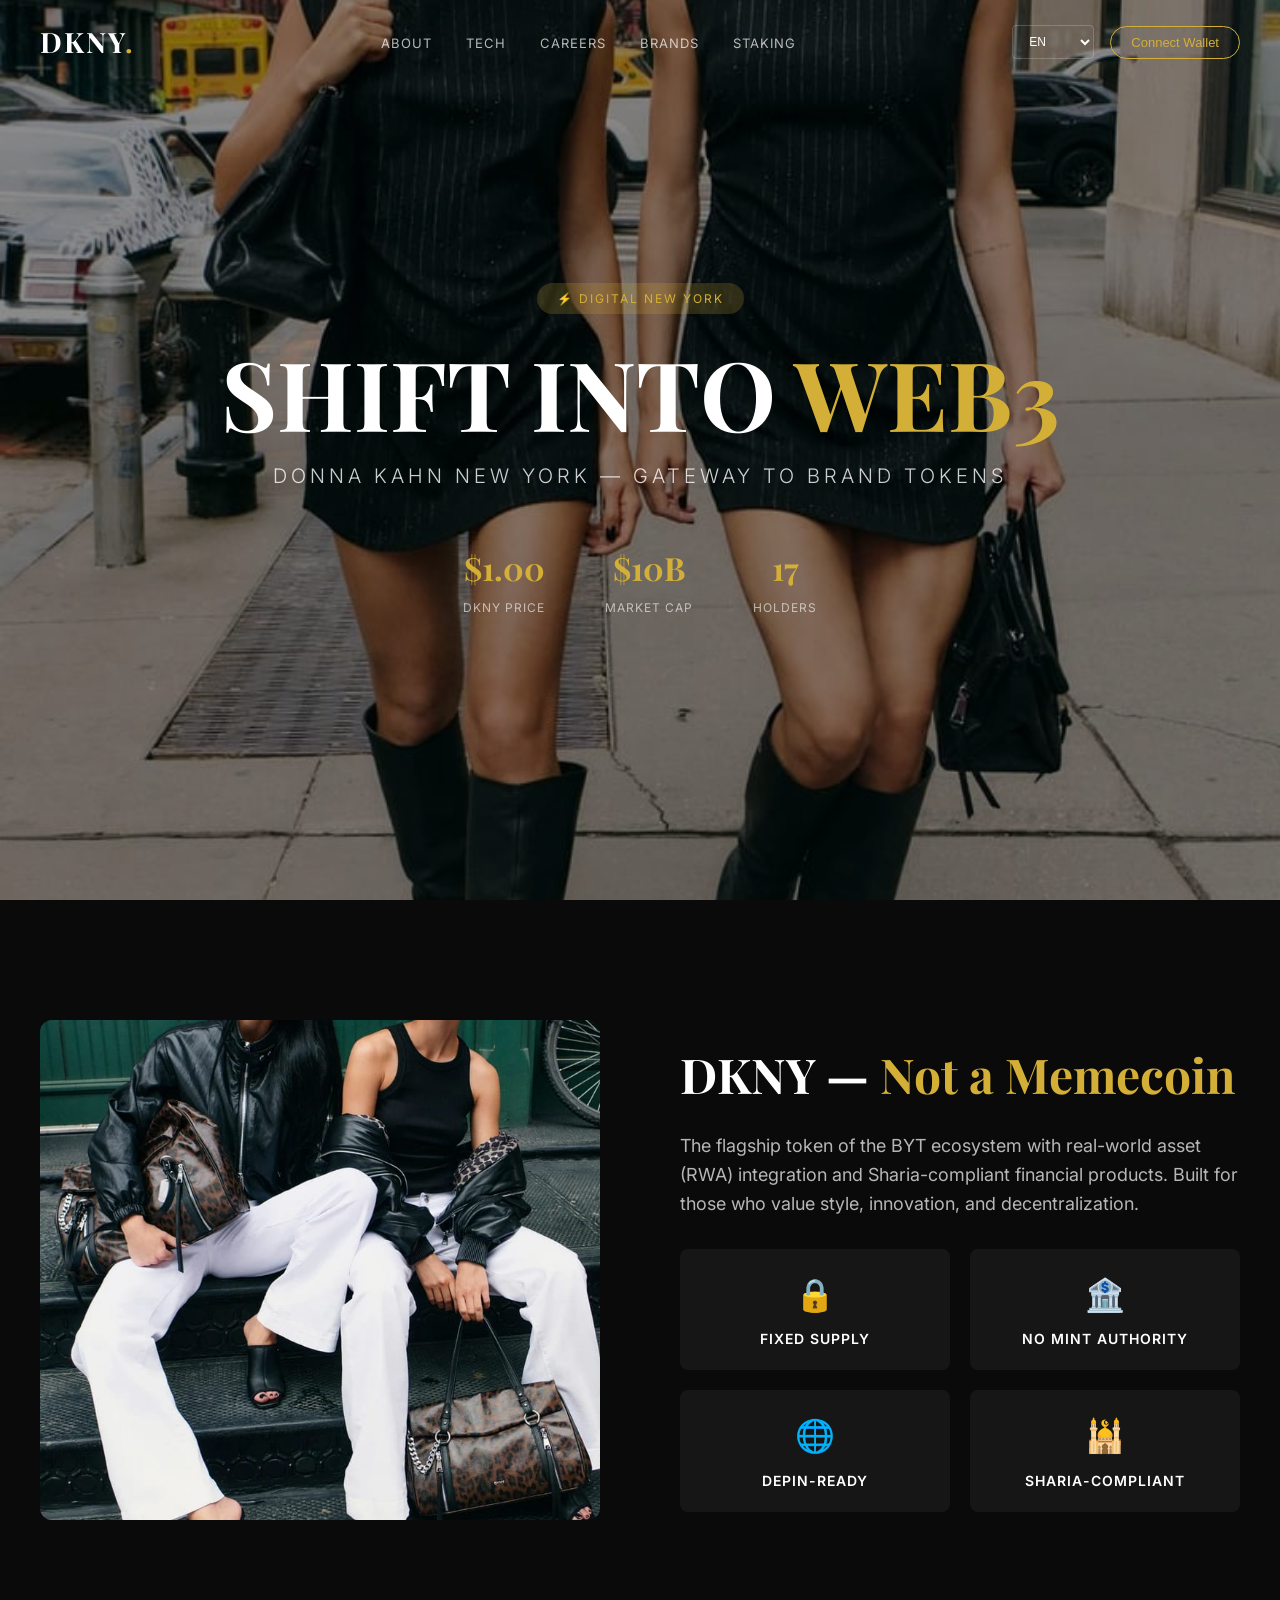
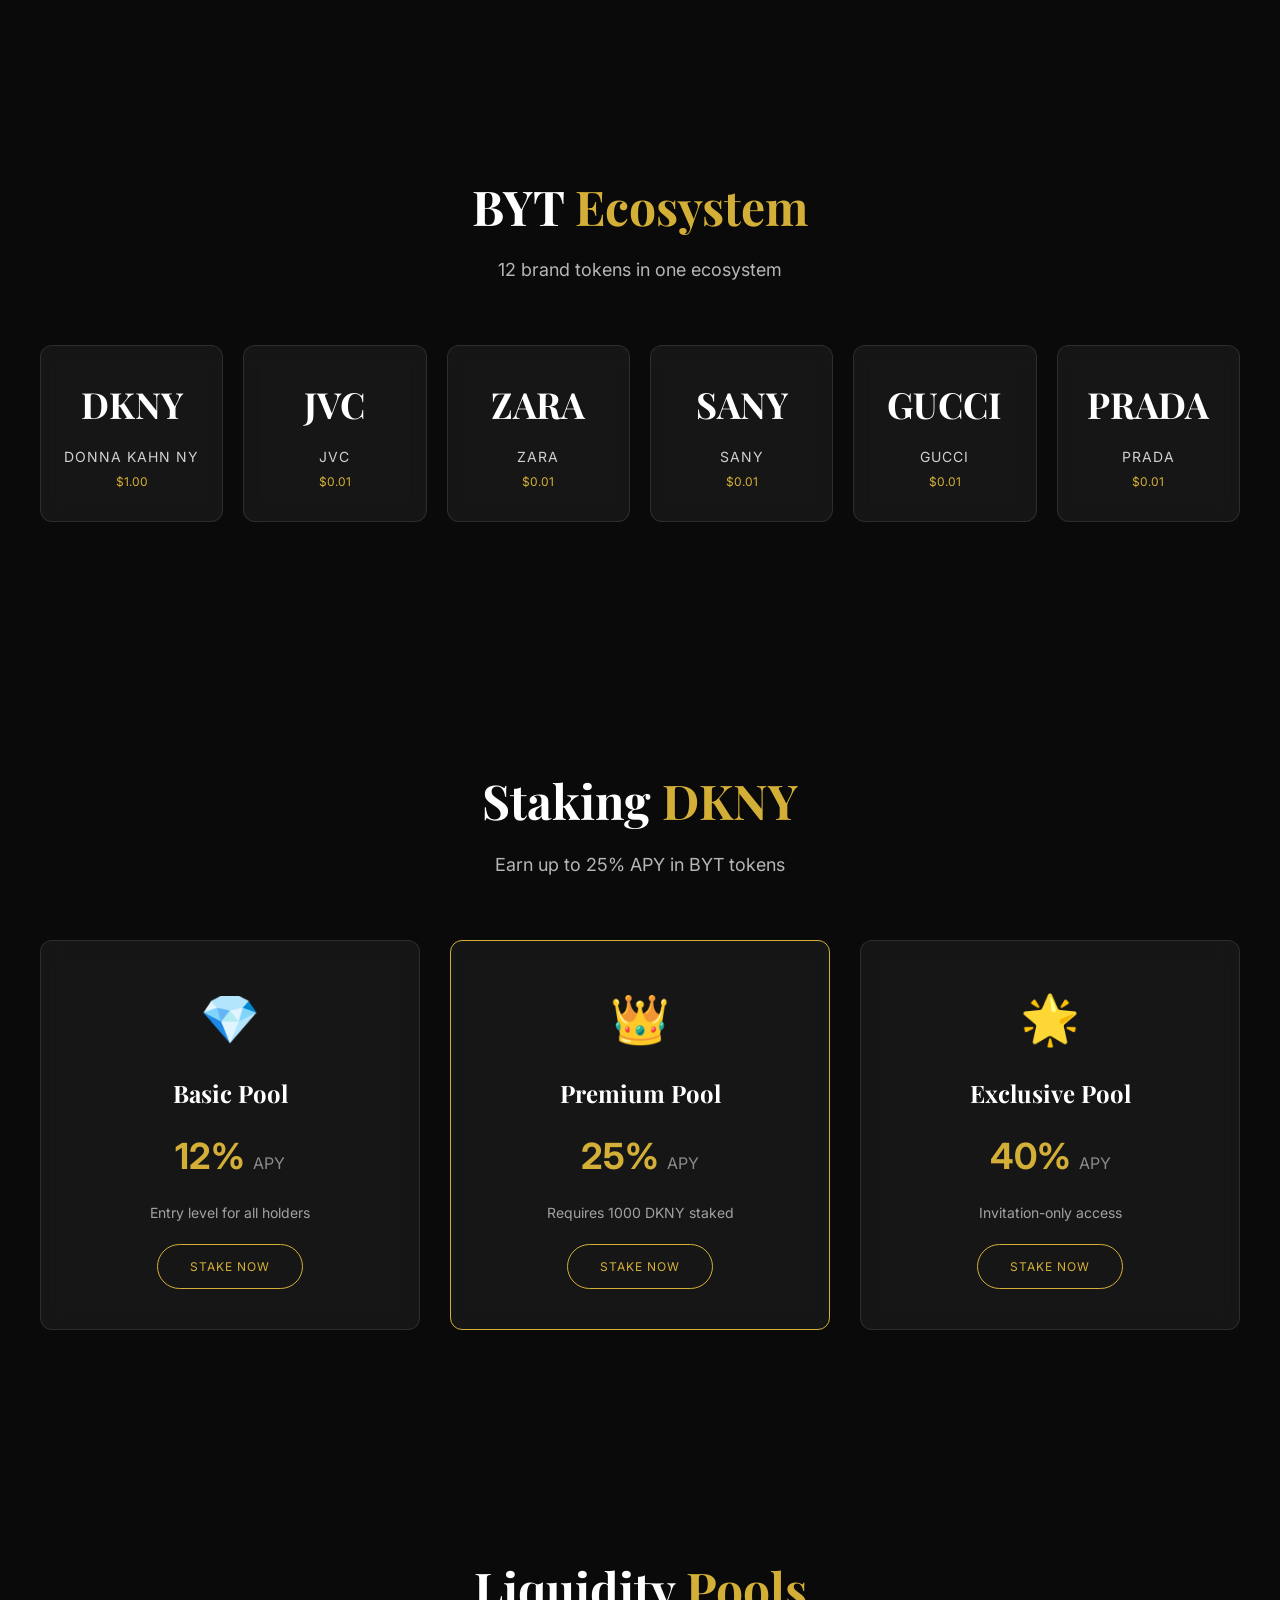
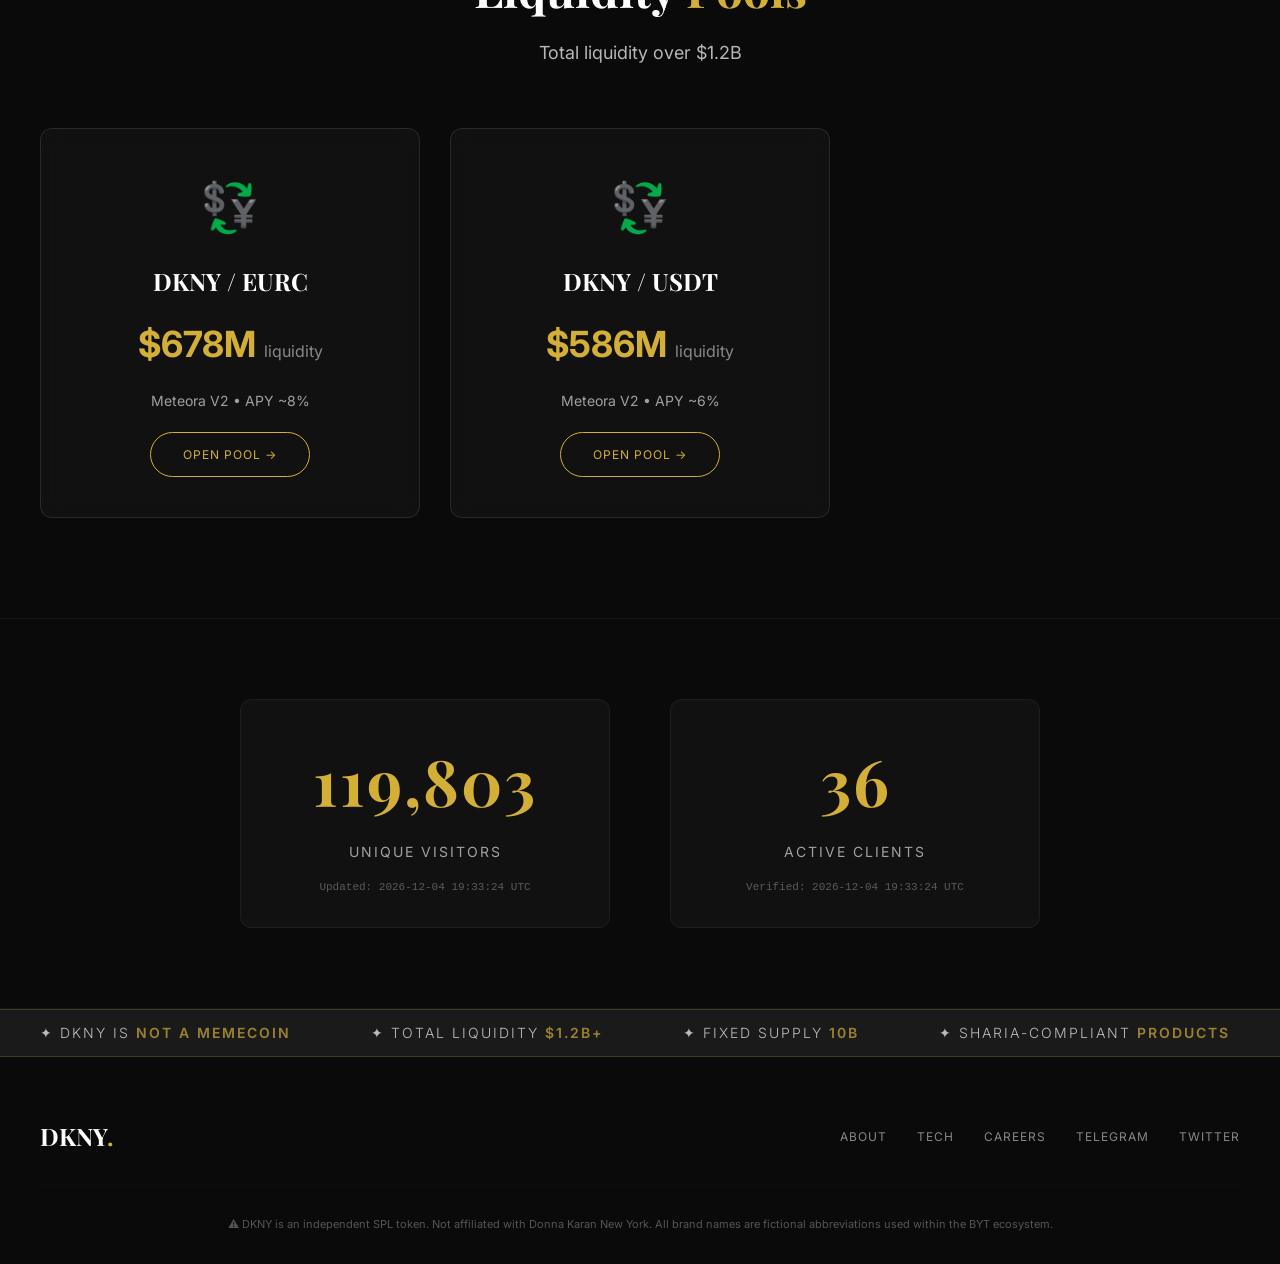
<file: index.html>
<!DOCTYPE html>
<html lang="en">
<head>
    <meta charset="UTF-8">
    <meta name="viewport" content="width=device-width, initial-scale=1.0">
    <title>DKNY — Digital New York | BYT Ecosystem</title>
    <meta name="description" content="DKNY is the flagship token of the BYT ecosystem with RWA integration and Islamic finance products.">
    
    <link href="https://fonts.googleapis.com/css2?family=Playfair+Display:wght@400;700&family=Inter:wght@300;400;600&display=swap" rel="stylesheet">
    
    <style>
        * { margin: 0; padding: 0; box-sizing: border-box; }
        body { font-family: 'Inter', sans-serif; background: #0A0A0A; color: #FFFFFF; line-height: 1.6; overflow-x: hidden; }
        a { text-decoration: none; color: inherit; }
        .container { max-width: 1400px; margin: 0 auto; padding: 0 40px; }
        
        /* HEADER */
        .header {
            position: fixed;
            top: 0;
            left: 0;
            width: 100%;
            padding: 20px 40px;
            display: flex;
            justify-content: space-between;
            align-items: center;
            z-index: 1000;
            background: transparent;
            transition: all 0.3s ease;
        }
        .header.scrolled { background: rgba(10, 10, 10, 0.95); backdrop-filter: blur(10px); padding: 12px 40px; }
        .logo { font-family: 'Playfair Display', serif; font-size: 28px; font-weight: 700; letter-spacing: 2px; color: #FFFFFF; }
        .logo span { color: #D4AF37; }
        .nav a { font-size: 13px; letter-spacing: 1px; text-transform: uppercase; margin-left: 30px; opacity: 0.7; transition: opacity 0.3s ease; }
        .nav a:hover { opacity: 1; }
        .header-controls { display: flex; align-items: center; gap: 16px; }
        .lang-select { background: transparent; border: 1px solid rgba(255,255,255,0.2); color: #FFFFFF; padding: 8px 12px; border-radius: 4px; font-size: 12px; cursor: pointer; }
        .lang-select option { background: #1A1A1A; color: #FFFFFF; }
        .wallet-btn { background: transparent; border: 1px solid #D4AF37; color: #D4AF37; padding: 8px 20px; border-radius: 30px; font-size: 13px; cursor: pointer; transition: all 0.3s ease; }
        .wallet-btn:hover { background: #D4AF37; color: #0A0A0A; }
        
        /* HERO */
        .hero { height: 100vh; display: flex; align-items: center; justify-content: center; text-align: center; position: relative; background: url('model-black.jpg') center/cover no-repeat; }
        .hero::after { content: ''; position: absolute; top: 0; left: 0; width: 100%; height: 100%; background: rgba(0, 0, 0, 0.45); }
        .hero-content { position: relative; z-index: 1; max-width: 900px; padding: 0 20px; }
        .hero-badge { display: inline-block; background: rgba(212, 175, 55, 0.2); padding: 6px 20px; border-radius: 30px; font-size: 12px; letter-spacing: 2px; text-transform: uppercase; color: #D4AF37; margin-bottom: 30px; }
        .hero-title { font-family: 'Playfair Display', serif; font-size: 96px; font-weight: 700; line-height: 1; margin-bottom: 20px; }
        .hero-title span { color: #D4AF37; }
        .hero-subtitle { font-size: 20px; font-weight: 300; letter-spacing: 4px; text-transform: uppercase; opacity: 0.8; margin-bottom: 50px; }
        .hero-stats { display: flex; justify-content: center; gap: 60px; }
        .stat { text-align: center; }
        .stat-value { font-family: 'Playfair Display', serif; font-size: 32px; font-weight: 700; color: #D4AF37; }
        .stat-label { font-size: 12px; text-transform: uppercase; letter-spacing: 1px; opacity: 0.6; margin-top: 4px; }
        
        /* ABOUT */
        .about { padding: 120px 0; background: #0A0A0A; }
        .about-grid { display: grid; grid-template-columns: 1fr 1fr; gap: 80px; align-items: center; }
        .about-image img { width: 100%; height: 500px; object-fit: cover; border-radius: 12px; }
        .about-text h2 { font-family: 'Playfair Display', serif; font-size: 48px; font-weight: 700; margin-bottom: 20px; }
        .about-text h2 span { color: #D4AF37; }
        .about-text p { font-size: 18px; opacity: 0.7; margin-bottom: 30px; }
        .about-features { display: grid; grid-template-columns: 1fr 1fr; gap: 20px; }
        .feature { background: rgba(255, 255, 255, 0.05); padding: 20px; border-radius: 8px; text-align: center; }
        .feature-icon { font-size: 32px; margin-bottom: 8px; }
        .feature-title { font-size: 14px; font-weight: 600; text-transform: uppercase; letter-spacing: 1px; }
        
        /* ECOSYSTEM */
        .ecosystem { padding: 120px 0; background: linear-gradient(rgba(0, 0, 0, 0.75), rgba(0, 0, 0, 0.75)), url('model-color.jpg') center/cover no-repeat; background-attachment: fixed; }
        .section-header { text-align: center; margin-bottom: 60px; }
        .section-header h2 { font-family: 'Playfair Display', serif; font-size: 48px; }
        .section-header h2 span { color: #D4AF37; }
        .section-header p { font-size: 18px; opacity: 0.7; margin-top: 12px; }
        .brand-grid { display: grid; grid-template-columns: repeat(6, 1fr); gap: 20px; }
        .brand-card { background: rgba(255, 255, 255, 0.05); backdrop-filter: blur(10px); padding: 30px 20px; border-radius: 12px; text-align: center; transition: all 0.3s ease; border: 1px solid rgba(255, 255, 255, 0.1); }
        .brand-card:hover { background: rgba(212, 175, 55, 0.15); transform: translateY(-5px); border-color: #D4AF37; }
        .brand-logo { font-size: 36px; margin-bottom: 12px; font-weight: 700; font-family: 'Playfair Display', serif; }
        .brand-name { font-size: 14px; text-transform: uppercase; letter-spacing: 1px; opacity: 0.8; }
        .brand-price { font-size: 12px; color: #D4AF37; margin-top: 4px; }
        
        /* STAKING */
        .staking { padding: 120px 0; background: linear-gradient(rgba(0, 0, 0, 0.85), rgba(0, 0, 0, 0.85)), url('model-casual.jpg') center/cover no-repeat; background-attachment: fixed; }
        .staking-grid { display: grid; grid-template-columns: repeat(3, 1fr); gap: 30px; }
        .pool-card { background: rgba(255, 255, 255, 0.05); backdrop-filter: blur(10px); padding: 40px 30px; border-radius: 12px; text-align: center; transition: all 0.3s ease; border: 1px solid rgba(255, 255, 255, 0.1); }
        .pool-card:hover { border-color: #D4AF37; background: rgba(212, 175, 55, 0.1); }
        .pool-card.premium { border-color: #D4AF37; }
        .pool-icon { font-size: 48px; margin-bottom: 16px; }
        .pool-card h3 { font-family: 'Playfair Display', serif; font-size: 24px; margin-bottom: 8px; }
        .apy { font-size: 36px; font-weight: 700; color: #D4AF37; margin: 16px 0; }
        .apy small { font-size: 16px; font-weight: 400; color: #FFFFFF; opacity: 0.5; }
        .pool-desc { font-size: 14px; opacity: 0.6; margin-bottom: 20px; }
        .pool-btn { display: inline-block; padding: 12px 32px; border: 1px solid #D4AF37; color: #D4AF37; border-radius: 30px; transition: all 0.3s ease; text-transform: uppercase; font-size: 12px; letter-spacing: 1px; }
        .pool-btn:hover { background: #D4AF37; color: #0A0A0A; }
        
        /* COUNTER */
        .counter-section { padding: 80px 0; background: #0A0A0A; border-top: 1px solid rgba(255, 255, 255, 0.05); border-bottom: 1px solid rgba(255, 255, 255, 0.05); }
        .counter-grid { display: grid; grid-template-columns: 1fr 1fr; gap: 60px; max-width: 800px; margin: 0 auto; text-align: center; }
        .counter-item { padding: 30px; background: rgba(255, 255, 255, 0.03); border-radius: 12px; border: 1px solid rgba(255, 255, 255, 0.05); }
        .counter-number { font-family: 'Playfair Display', serif; font-size: 64px; font-weight: 700; color: #D4AF37; letter-spacing: 2px; }
        .counter-label { font-size: 14px; text-transform: uppercase; letter-spacing: 2px; opacity: 0.6; margin-top: 8px; }
        .counter-timestamp { font-size: 11px; opacity: 0.3; margin-top: 16px; font-family: 'Courier New', monospace; }
        
        /* POOLS */
        .pools-section { padding: 100px 0; background: #0A0A0A; }
        
        /* TICKER */
        .ticker { background: #1A1A1A; padding: 12px 0; overflow: hidden; border-top: 1px solid rgba(212, 175, 55, 0.2); border-bottom: 1px solid rgba(212, 175, 55, 0.2); }
        .ticker-content { display: flex; animation: ticker-scroll 30s linear infinite; white-space: nowrap; }
        .ticker-item { font-size: 14px; letter-spacing: 2px; text-transform: uppercase; padding: 0 40px; opacity: 0.7; font-weight: 300; }
        .ticker-item span { color: #D4AF37; font-weight: 600; }
        @keyframes ticker-scroll { 0% { transform: translateX(0); } 100% { transform: translateX(-50%); } }
        
        /* FOOTER */
        .footer { padding: 60px 0 30px; background: #0A0A0A; }
        .footer-content { display: flex; justify-content: space-between; align-items: center; flex-wrap: wrap; gap: 30px; }
        .footer-brand { font-family: 'Playfair Display', serif; font-size: 24px; font-weight: 700; }
        .footer-brand span { color: #D4AF37; }
        .footer-links { display: flex; gap: 30px; }
        .footer-links a { font-size: 12px; text-transform: uppercase; letter-spacing: 1px; opacity: 0.5; transition: opacity 0.3s ease; }
        .footer-links a:hover { opacity: 1; }
        .footer-disclaimer { width: 100%; font-size: 11px; opacity: 0.3; text-align: center; margin-top: 30px; padding-top: 30px; border-top: 1px solid rgba(255, 255, 255, 0.05); }
        
        /* RESPONSIVE */
        @media (max-width: 992px) {
            .hero-title { font-size: 64px; }
            .about-grid { grid-template-columns: 1fr; gap: 40px; }
            .brand-grid { grid-template-columns: repeat(3, 1fr); }
            .staking-grid { grid-template-columns: repeat(2, 1fr); }
            .counter-grid { grid-template-columns: 1fr; gap: 30px; }
        }
        @media (max-width: 768px) {
            .container { padding: 0 20px; }
            .header { padding: 16px 20px; }
            .nav a { margin-left: 16px; font-size: 11px; }
            .hero-title { font-size: 48px; }
            .hero-stats { gap: 30px; flex-wrap: wrap; }
            .brand-grid { grid-template-columns: repeat(2, 1fr); }
            .staking-grid { grid-template-columns: 1fr; }
            .about-features { grid-template-columns: 1fr; }
            .footer-content { flex-direction: column; text-align: center; }
            .counter-number { font-size: 48px; }
        }
        @media (max-width: 480px) {
            .hero-title { font-size: 36px; }
            .hero-subtitle { font-size: 14px; }
            .brand-grid { grid-template-columns: 1fr 1fr; gap: 12px; }
        }
    </style>
</head>
<body>
    <!-- HEADER -->
    <header class="header" id="header">
        <a href="index.html" class="logo">DKNY<span>.</span></a>
        <nav class="nav">
            <a href="about.html">About</a>
            <a href="technology.html">Tech</a>
            <a href="careers.html">Careers</a>
            <a href="#ecosystem">Brands</a>
            <a href="#staking">Staking</a>
        </nav>
        <div class="header-controls">
            <select class="lang-select" id="langSelect">
                <option value="en">EN</option>
                <option value="ru">RU</option>
                <option value="zh">中文</option>
                <option value="es">ES</option>
                <option value="fr">FR</option>
                <option value="de">DE</option>
                <option value="it">IT</option>
                <option value="pt">PT</option>
                <option value="ja">日本語</option>
                <option value="ar">العربية</option>
            </select>
            <button class="wallet-btn" id="connectWallet">Connect Wallet</button>
        </div>
    </header>

    <!-- HERO -->
    <section class="hero">
        <div class="hero-content">
            <div class="hero-badge">⚡ Digital New York</div>
            <h1 class="hero-title">SHIFT INTO <span>WEB3</span></h1>
            <p class="hero-subtitle">Donna Kahn New York — Gateway to Brand Tokens</p>
            <div class="hero-stats">
                <div class="stat">
                    <div class="stat-value">$1.00</div>
                    <div class="stat-label">DKNY Price</div>
                </div>
                <div class="stat">
                    <div class="stat-value">$10B</div>
                    <div class="stat-label">Market Cap</div>
                </div>
                <div class="stat">
                    <div class="stat-value">17</div>
                    <div class="stat-label">Holders</div>
                </div>
            </div>
        </div>
    </section>

    <!-- ABOUT -->
    <section class="about" id="about">
        <div class="container">
            <div class="about-grid">
                <div class="about-image">
                    <img src="model-white.jpg" alt="DKNY White Collection" loading="lazy">
                </div>
                <div class="about-text">
                    <h2>DKNY — <span>Not a Memecoin</span></h2>
                    <p>The flagship token of the BYT ecosystem with real-world asset (RWA) integration and Sharia-compliant financial products. Built for those who value style, innovation, and decentralization.</p>
                    <div class="about-features">
                        <div class="feature"><div class="feature-icon">🔒</div><div class="feature-title">Fixed Supply</div></div>
                        <div class="feature"><div class="feature-icon">🏦</div><div class="feature-title">No Mint Authority</div></div>
                        <div class="feature"><div class="feature-icon">🌐</div><div class="feature-title">DePIN-Ready</div></div>
                        <div class="feature"><div class="feature-icon">🕌</div><div class="feature-title">Sharia-Compliant</div></div>
                    </div>
                </div>
            </div>
        </div>
    </section>

    <!-- ECOSYSTEM -->
    <section class="ecosystem" id="ecosystem">
        <div class="container">
            <div class="section-header">
                <h2>BYT <span>Ecosystem</span></h2>
                <p>12 brand tokens in one ecosystem</p>
            </div>
            <div class="brand-grid">
                <div class="brand-card"><div class="brand-logo">DKNY</div><div class="brand-name">Donna Kahn NY</div><div class="brand-price">$1.00</div></div>
                <div class="brand-card"><div class="brand-logo">JVC</div><div class="brand-name">JVC</div><div class="brand-price">$0.01</div></div>
                <div class="brand-card"><div class="brand-logo">ZARA</div><div class="brand-name">ZARA</div><div class="brand-price">$0.01</div></div>
                <div class="brand-card"><div class="brand-logo">SANY</div><div class="brand-name">SANY</div><div class="brand-price">$0.01</div></div>
                <div class="brand-card"><div class="brand-logo">GUCCI</div><div class="brand-name">GUCCI</div><div class="brand-price">$0.01</div></div>
                <div class="brand-card"><div class="brand-logo">PRADA</div><div class="brand-name">PRADA</div><div class="brand-price">$0.01</div></div>
            </div>
        </div>
    </section>

    <!-- STAKING -->
    <section class="staking" id="staking">
        <div class="container">
            <div class="section-header">
                <h2>Staking <span>DKNY</span></h2>
                <p>Earn up to 25% APY in BYT tokens</p>
            </div>
            <div class="staking-grid">
                <div class="pool-card"><div class="pool-icon">💎</div><h3>Basic Pool</h3><div class="apy">12% <small>APY</small></div><p class="pool-desc">Entry level for all holders</p><a href="#" class="pool-btn">Stake Now</a></div>
                <div class="pool-card premium"><div class="pool-icon">👑</div><h3>Premium Pool</h3><div class="apy">25% <small>APY</small></div><p class="pool-desc">Requires 1000 DKNY staked</p><a href="#" class="pool-btn">Stake Now</a></div>
                <div class="pool-card"><div class="pool-icon">🌟</div><h3>Exclusive Pool</h3><div class="apy">40% <small>APY</small></div><p class="pool-desc">Invitation-only access</p><a href="#" class="pool-btn">Stake Now</a></div>
            </div>
        </div>
    </section>

    <!-- LIQUIDITY POOLS -->
    <section class="pools-section" id="pools">
        <div class="container">
            <div class="section-header">
                <h2>Liquidity <span>Pools</span></h2>
                <p>Total liquidity over $1.2B</p>
            </div>
            <div class="staking-grid">
                <div class="pool-card" style="background: rgba(255, 255, 255, 0.03);">
                    <div class="pool-icon">💱</div>
                    <h3>DKNY / EURC</h3>
                    <div class="apy">$678M <small>liquidity</small></div>
                    <p class="pool-desc">Meteora V2 • APY ~8%</p>
                    <a href="https://www.geckoterminal.com/solana/pools/EmsdfHbAczQBZPrP1eHUs5W1dAhFpJRfuntTfPtYnXdG" target="_blank" class="pool-btn">Open Pool →</a>
                </div>
                <div class="pool-card" style="background: rgba(255, 255, 255, 0.03);">
                    <div class="pool-icon">💱</div>
                    <h3>DKNY / USDT</h3>
                    <div class="apy">$586M <small>liquidity</small></div>
                    <p class="pool-desc">Meteora V2 • APY ~6%</p>
                    <a href="https://www.geckoterminal.com/solana/pools/MzAkpwXbRBKXGxk3EauiiNPZ6omBmjTCZAVvn6dja33" target="_blank" class="pool-btn">Open Pool →</a>
                </div>
            </div>
        </div>
    </section>

    <!-- COUNTER -->
    <section class="counter-section">
        <div class="container">
            <div class="counter-grid">
                <div class="counter-item">
                    <div class="counter-number counter-visitors">119,800</div>
                    <div class="counter-label">Unique Visitors</div>
                    <div class="counter-timestamp counter-visitor-time">Since 2026</div>
                </div>
                <div class="counter-item">
                    <div class="counter-number counter-clients">36</div>
                    <div class="counter-label">Active Clients</div>
                    <div class="counter-timestamp counter-client-time">Verified on-chain</div>
                </div>
            </div>
        </div>
    </section>

    <!-- TICKER -->
    <div class="ticker">
        <div class="ticker-content">
            <span class="ticker-item">✦ DKNY is <span>not a memecoin</span></span>
            <span class="ticker-item">✦ Total liquidity <span>$1.2B+</span></span>
            <span class="ticker-item">✦ Fixed supply <span>10B</span></span>
            <span class="ticker-item">✦ Sharia-compliant <span>products</span></span>
            <span class="ticker-item">✦ RWA tokenization <span>coming soon</span></span>
            <span class="ticker-item">✦ Staking APY up to <span>40%</span></span>
            <span class="ticker-item">✦ DKNY is <span>not a memecoin</span></span>
            <span class="ticker-item">✦ Total liquidity <span>$1.2B+</span></span>
            <span class="ticker-item">✦ Fixed supply <span>10B</span></span>
            <span class="ticker-item">✦ Sharia-compliant <span>products</span></span>
            <span class="ticker-item">✦ RWA tokenization <span>coming soon</span></span>
            <span class="ticker-item">✦ Staking APY up to <span>40%</span></span>
        </div>
    </div>

    <!-- FOOTER -->
    <footer class="footer">
        <div class="container">
            <div class="footer-content">
                <div class="footer-brand">DKNY<span>.</span></div>
                <div class="footer-links">
                    <a href="about.html">About</a>
                    <a href="technology.html">Tech</a>
                    <a href="careers.html">Careers</a>
                    <a href="https://t.me/dkny_token" target="_blank">Telegram</a>
                    <a href="#" target="_blank">Twitter</a>
                </div>
            </div>
            <div class="footer-disclaimer">
                ⚠️ DKNY is an independent SPL token. Not affiliated with Donna Karan New York. 
                All brand names are fictional abbreviations used within the BYT ecosystem.
            </div>
        </div>
    </footer>

    <!-- SCRIPTS -->
    <script>
        // Прозрачный хедер
        window.addEventListener('scroll', function() {
            const header = document.getElementById('header');
            if (window.scrollY > 50) {
                header.classList.add('scrolled');
            } else {
                header.classList.remove('scrolled');
            }
        });

        // Переключение языка
        document.getElementById('langSelect').addEventListener('change', function() {
            const lang = this.value;
            if (lang === 'en') {
                window.location.href = 'index.html';
            } else {
                window.location.href = 'index_' + lang + '.html';
            }
        });

        // Подключение кошелька
        document.getElementById('connectWallet').addEventListener('click', function() {
            alert('🔗 Connect Solana Wallet (Phantom/Backpack)');
        });
    </script>
    
    <!-- Подключаем общий счётчик -->
    <script src="counter.js"></script>
</body>
</html>
</file>
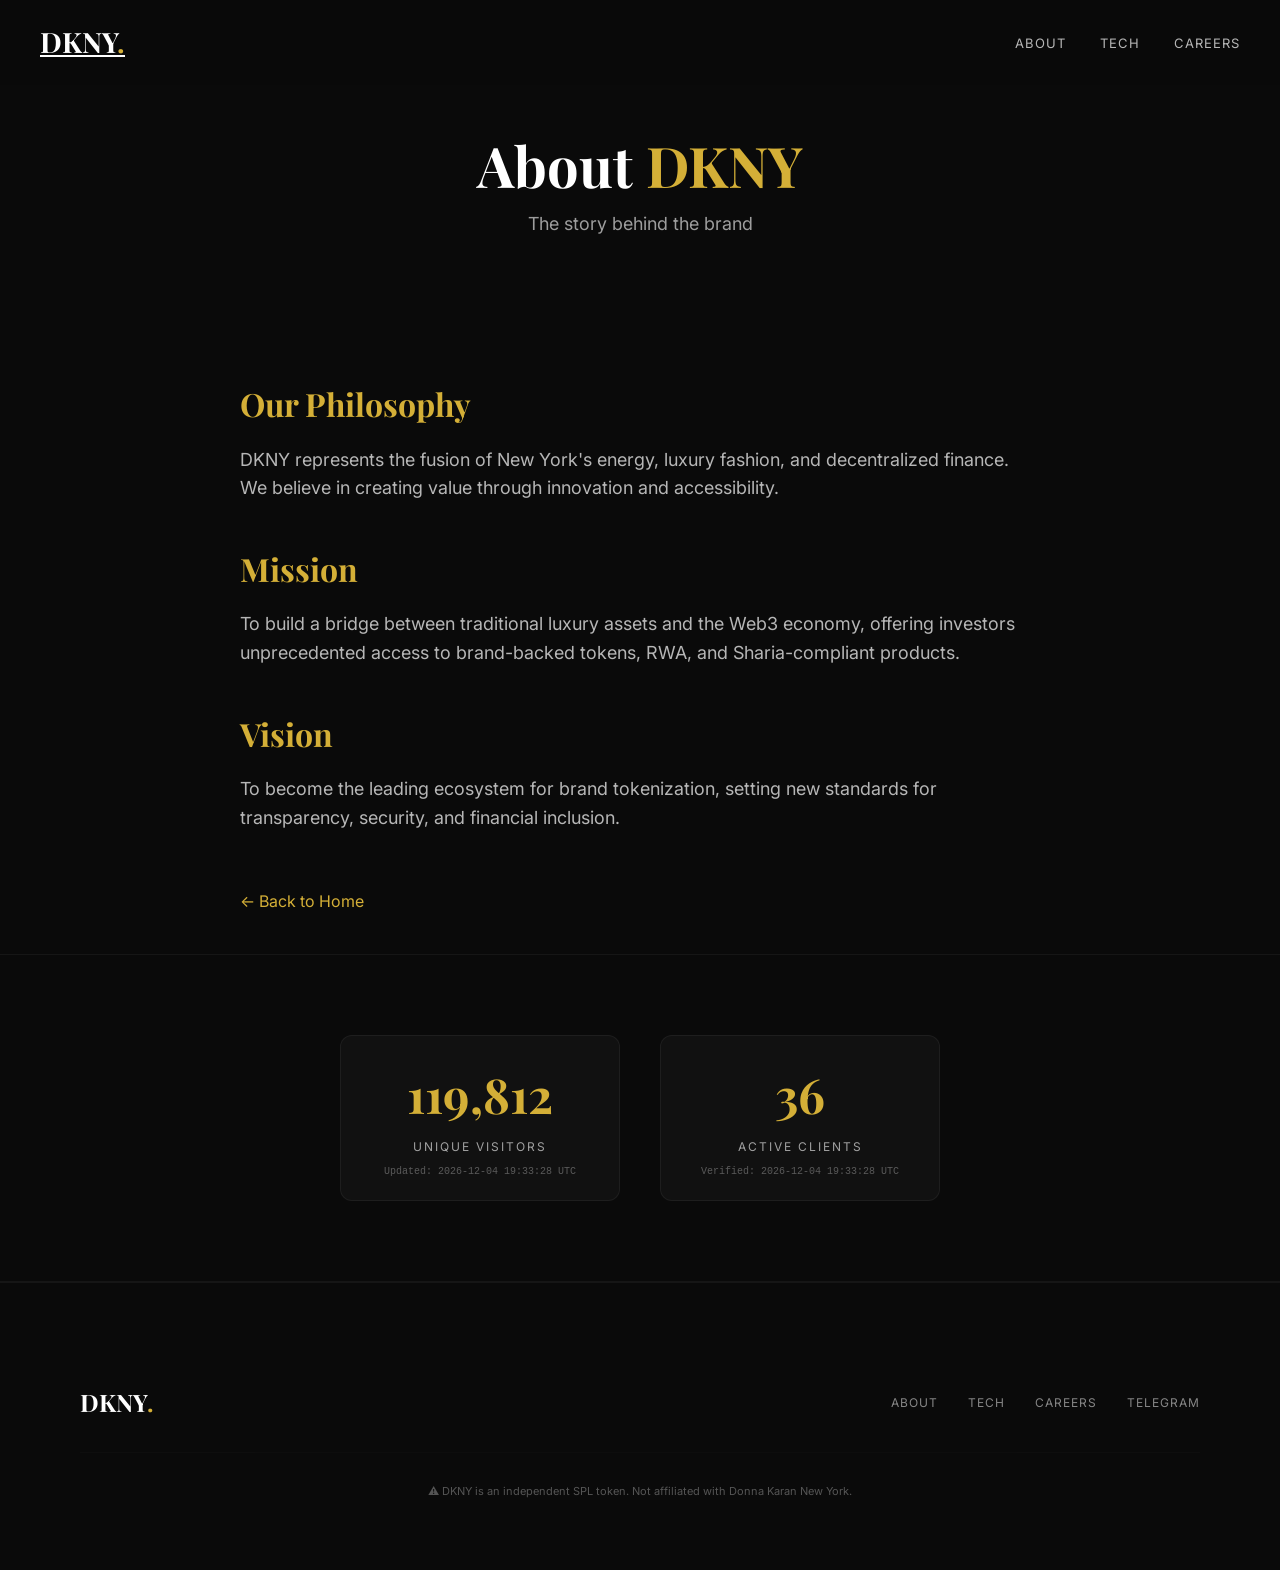
<file: about.html>
<!DOCTYPE html>
<html lang="en">
<head>
    <meta charset="UTF-8">
    <meta name="viewport" content="width=device-width, initial-scale=1.0">
    <title>About DKNY — Brand Story</title>
    <link href="https://fonts.googleapis.com/css2?family=Playfair+Display:wght@400;700&family=Inter:wght@300;400;600&display=swap" rel="stylesheet">
    <style>
        * { margin: 0; padding: 0; box-sizing: border-box; }
        body { font-family: 'Inter', sans-serif; background: #0A0A0A; color: #FFFFFF; line-height: 1.6; }
        .container { max-width: 1200px; margin: 0 auto; padding: 40px; }
        .header { position: fixed; top: 0; left: 0; width: 100%; padding: 20px 40px; display: flex; justify-content: space-between; align-items: center; z-index: 1000; background: rgba(10, 10, 10, 0.95); backdrop-filter: blur(10px); }
        .logo { font-family: 'Playfair Display', serif; font-size: 28px; font-weight: 700; color: #FFFFFF; }
        .logo span { color: #D4AF37; }
        .nav a { font-size: 13px; letter-spacing: 1px; text-transform: uppercase; margin-left: 30px; opacity: 0.7; color: #FFFFFF; text-decoration: none; transition: opacity 0.3s; }
        .nav a:hover { opacity: 1; }
        .page-hero { padding: 120px 0 60px; text-align: center; background: #0A0A0A; }
        .page-title { font-family: 'Playfair Display', serif; font-size: 56px; }
        .page-title span { color: #D4AF37; }
        .content { max-width: 800px; margin: 0 auto; }
        .content h2 { font-family: 'Playfair Display', serif; font-size: 32px; margin: 40px 0 16px; color: #D4AF37; }
        .content p { font-size: 18px; opacity: 0.7; margin-bottom: 16px; }
        .back-link { display: inline-block; margin-top: 40px; color: #D4AF37; text-decoration: none; }
        .back-link:hover { text-decoration: underline; }
        .footer { padding: 60px 0 30px; background: #0A0A0A; border-top: 1px solid rgba(255,255,255,0.05); }
        .footer-content { display: flex; justify-content: space-between; align-items: center; flex-wrap: wrap; gap: 30px; }
        .footer-brand { font-family: 'Playfair Display', serif; font-size: 24px; font-weight: 700; }
        .footer-brand span { color: #D4AF37; }
        .footer-links { display: flex; gap: 30px; }
        .footer-links a { font-size: 12px; text-transform: uppercase; letter-spacing: 1px; opacity: 0.5; color: #FFFFFF; text-decoration: none; transition: opacity 0.3s; }
        .footer-links a:hover { opacity: 1; }
        .footer-disclaimer { width: 100%; font-size: 11px; opacity: 0.3; text-align: center; margin-top: 30px; padding-top: 30px; border-top: 1px solid rgba(255,255,255,0.05); }
        .counter-section { padding: 40px 0; background: #0A0A0A; border-top: 1px solid rgba(255,255,255,0.05); border-bottom: 1px solid rgba(255,255,255,0.05); }
        .counter-grid { display: grid; grid-template-columns: 1fr 1fr; gap: 40px; max-width: 600px; margin: 0 auto; text-align: center; }
        .counter-item { padding: 20px; background: rgba(255,255,255,0.03); border-radius: 12px; border: 1px solid rgba(255,255,255,0.05); }
        .counter-number { font-family: 'Playfair Display', serif; font-size: 48px; font-weight: 700; color: #D4AF37; }
        .counter-label { font-size: 12px; text-transform: uppercase; letter-spacing: 2px; opacity: 0.6; margin-top: 4px; }
        .counter-timestamp { font-size: 10px; opacity: 0.3; margin-top: 8px; font-family: 'Courier New', monospace; }
        @media (max-width: 768px) {
            .container { padding: 20px; }
            .page-title { font-size: 36px; }
            .counter-grid { grid-template-columns: 1fr; gap: 20px; }
            .nav a { margin-left: 16px; font-size: 11px; }
        }
    </style>
</head>
<body>
    <header class="header">
        <a href="index.html" class="logo">DKNY<span>.</span></a>
        <nav class="nav">
            <a href="about.html">About</a>
            <a href="technology.html">Tech</a>
            <a href="careers.html">Careers</a>
        </nav>
    </header>

    <div class="page-hero">
        <h1 class="page-title">About <span>DKNY</span></h1>
        <p style="opacity:0.6;font-size:18px;">The story behind the brand</p>
    </div>

    <div class="container">
        <div class="content">
            <h2>Our Philosophy</h2>
            <p>DKNY represents the fusion of New York's energy, luxury fashion, and decentralized finance. We believe in creating value through innovation and accessibility.</p>
            
            <h2>Mission</h2>
            <p>To build a bridge between traditional luxury assets and the Web3 economy, offering investors unprecedented access to brand-backed tokens, RWA, and Sharia-compliant products.</p>
            
            <h2>Vision</h2>
            <p>To become the leading ecosystem for brand tokenization, setting new standards for transparency, security, and financial inclusion.</p>
            
            <a href="index.html" class="back-link">← Back to Home</a>
        </div>
    </div>

    <!-- COUNTER SECTION -->
    <section class="counter-section">
        <div class="container">
            <div class="counter-grid">
                <div class="counter-item">
                    <div class="counter-number counter-visitors">119,800</div>
                    <div class="counter-label">Unique Visitors</div>
                    <div class="counter-timestamp counter-visitor-time">Since 2026</div>
                </div>
                <div class="counter-item">
                    <div class="counter-number counter-clients">36</div>
                    <div class="counter-label">Active Clients</div>
                    <div class="counter-timestamp counter-client-time">Verified on-chain</div>
                </div>
            </div>
        </div>
    </section>

    <footer class="footer">
        <div class="container">
            <div class="footer-content">
                <div class="footer-brand">DKNY<span>.</span></div>
                <div class="footer-links">
                    <a href="about.html">About</a>
                    <a href="technology.html">Tech</a>
                    <a href="careers.html">Careers</a>
                    <a href="https://t.me/dkny_token" target="_blank">Telegram</a>
                </div>
            </div>
            <div class="footer-disclaimer">
                ⚠️ DKNY is an independent SPL token. Not affiliated with Donna Karan New York.
            </div>
        </div>
    </footer>

    <script src="counter.js"></script>
</body>
</html>
</file>
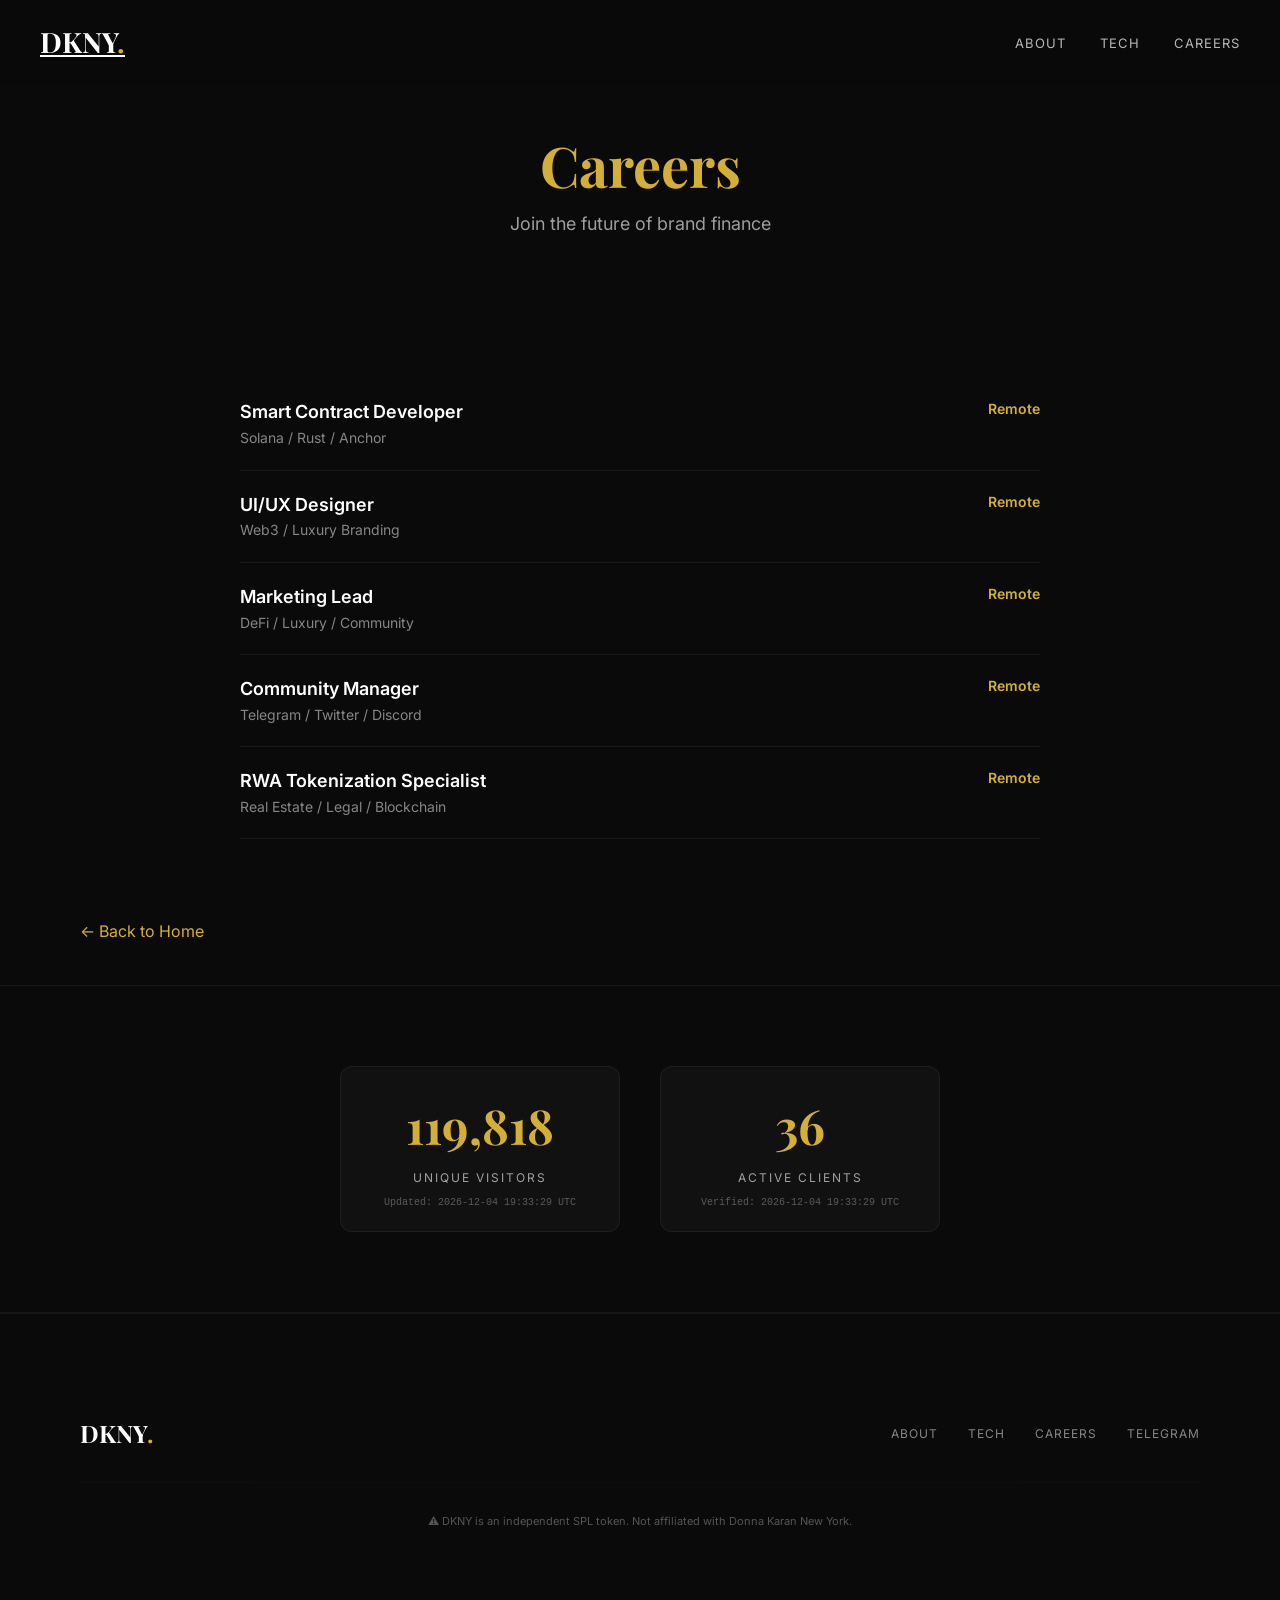
<file: careers.html>
<!DOCTYPE html>
<html lang="en">
<head>
    <meta charset="UTF-8">
    <meta name="viewport" content="width=device-width, initial-scale=1.0">
    <title>DKNY — Careers</title>
    <link href="https://fonts.googleapis.com/css2?family=Playfair+Display:wght@400;700&family=Inter:wght@300;400;600&display=swap" rel="stylesheet">
    <style>
        * { margin: 0; padding: 0; box-sizing: border-box; }
        body { font-family: 'Inter', sans-serif; background: #0A0A0A; color: #FFFFFF; line-height: 1.6; }
        .container { max-width: 1200px; margin: 0 auto; padding: 40px; }
        .header { position: fixed; top: 0; left: 0; width: 100%; padding: 20px 40px; display: flex; justify-content: space-between; align-items: center; z-index: 1000; background: rgba(10, 10, 10, 0.95); backdrop-filter: blur(10px); }
        .logo { font-family: 'Playfair Display', serif; font-size: 28px; font-weight: 700; color: #FFFFFF; }
        .logo span { color: #D4AF37; }
        .nav a { font-size: 13px; letter-spacing: 1px; text-transform: uppercase; margin-left: 30px; opacity: 0.7; color: #FFFFFF; text-decoration: none; transition: opacity 0.3s; }
        .nav a:hover { opacity: 1; }
        .page-hero { padding: 120px 0 60px; text-align: center; background: #0A0A0A; }
        .page-title { font-family: 'Playfair Display', serif; font-size: 56px; }
        .page-title span { color: #D4AF37; }
        .career-list { max-width: 800px; margin: 40px auto; }
        .career-item { display: flex; justify-content: space-between; padding: 20px 0; border-bottom: 1px solid rgba(255,255,255,0.05); transition: all 0.3s ease; }
        .career-item:hover { border-color: #D4AF37; padding-left: 10px; }
        .career-item h3 { font-size: 18px; font-weight: 600; }
        .career-item p { opacity: 0.5; font-size: 14px; }
        .career-item .badge { color: #D4AF37; font-size: 14px; font-weight: 600; }
        .back-link { display: inline-block; margin-top: 40px; color: #D4AF37; text-decoration: none; }
        .back-link:hover { text-decoration: underline; }
        .footer { padding: 60px 0 30px; background: #0A0A0A; border-top: 1px solid rgba(255,255,255,0.05); }
        .footer-content { display: flex; justify-content: space-between; align-items: center; flex-wrap: wrap; gap: 30px; }
        .footer-brand { font-family: 'Playfair Display', serif; font-size: 24px; font-weight: 700; }
        .footer-brand span { color: #D4AF37; }
        .footer-links { display: flex; gap: 30px; }
        .footer-links a { font-size: 12px; text-transform: uppercase; letter-spacing: 1px; opacity: 0.5; color: #FFFFFF; text-decoration: none; transition: opacity 0.3s; }
        .footer-links a:hover { opacity: 1; }
        .footer-disclaimer { width: 100%; font-size: 11px; opacity: 0.3; text-align: center; margin-top: 30px; padding-top: 30px; border-top: 1px solid rgba(255,255,255,0.05); }
        .counter-section { padding: 40px 0; background: #0A0A0A; border-top: 1px solid rgba(255,255,255,0.05); border-bottom: 1px solid rgba(255,255,255,0.05); }
        .counter-grid { display: grid; grid-template-columns: 1fr 1fr; gap: 40px; max-width: 600px; margin: 0 auto; text-align: center; }
        .counter-item { padding: 20px; background: rgba(255,255,255,0.03); border-radius: 12px; border: 1px solid rgba(255,255,255,0.05); }
        .counter-number { font-family: 'Playfair Display', serif; font-size: 48px; font-weight: 700; color: #D4AF37; }
        .counter-label { font-size: 12px; text-transform: uppercase; letter-spacing: 2px; opacity: 0.6; margin-top: 4px; }
        .counter-timestamp { font-size: 10px; opacity: 0.3; margin-top: 8px; font-family: 'Courier New', monospace; }
        @media (max-width: 768px) {
            .container { padding: 20px; }
            .page-title { font-size: 36px; }
            .career-item { flex-direction: column; gap: 8px; }
            .counter-grid { grid-template-columns: 1fr; gap: 20px; }
            .nav a { margin-left: 16px; font-size: 11px; }
        }
    </style>
</head>
<body>
    <header class="header">
        <a href="index.html" class="logo">DKNY<span>.</span></a>
        <nav class="nav">
            <a href="about.html">About</a>
            <a href="technology.html">Tech</a>
            <a href="careers.html">Careers</a>
        </nav>
    </header>

    <div class="page-hero">
        <h1 class="page-title"><span>Careers</span></h1>
        <p style="opacity:0.6;font-size:18px;">Join the future of brand finance</p>
    </div>

    <div class="container">
        <div class="career-list">
            <div class="career-item">
                <div><h3>Smart Contract Developer</h3><p>Solana / Rust / Anchor</p></div>
                <span class="badge">Remote</span>
            </div>
            <div class="career-item">
                <div><h3>UI/UX Designer</h3><p>Web3 / Luxury Branding</p></div>
                <span class="badge">Remote</span>
            </div>
            <div class="career-item">
                <div><h3>Marketing Lead</h3><p>DeFi / Luxury / Community</p></div>
                <span class="badge">Remote</span>
            </div>
            <div class="career-item">
                <div><h3>Community Manager</h3><p>Telegram / Twitter / Discord</p></div>
                <span class="badge">Remote</span>
            </div>
            <div class="career-item">
                <div><h3>RWA Tokenization Specialist</h3><p>Real Estate / Legal / Blockchain</p></div>
                <span class="badge">Remote</span>
            </div>
        </div>
        <a href="index.html" class="back-link">← Back to Home</a>
    </div>

    <!-- COUNTER SECTION -->
    <section class="counter-section">
        <div class="container">
            <div class="counter-grid">
                <div class="counter-item">
                    <div class="counter-number counter-visitors">119,800</div>
                    <div class="counter-label">Unique Visitors</div>
                    <div class="counter-timestamp counter-visitor-time">Since 2026</div>
                </div>
                <div class="counter-item">
                    <div class="counter-number counter-clients">36</div>
                    <div class="counter-label">Active Clients</div>
                    <div class="counter-timestamp counter-client-time">Verified on-chain</div>
                </div>
            </div>
        </div>
    </section>

    <footer class="footer">
        <div class="container">
            <div class="footer-content">
                <div class="footer-brand">DKNY<span>.</span></div>
                <div class="footer-links">
                    <a href="about.html">About</a>
                    <a href="technology.html">Tech</a>
                    <a href="careers.html">Careers</a>
                    <a href="https://t.me/dkny_token" target="_blank">Telegram</a>
                </div>
            </div>
            <div class="footer-disclaimer">
                ⚠️ DKNY is an independent SPL token. Not affiliated with Donna Karan New York.
            </div>
        </div>
    </footer>

    <script src="counter.js"></script>
</body>
</html>
</file>
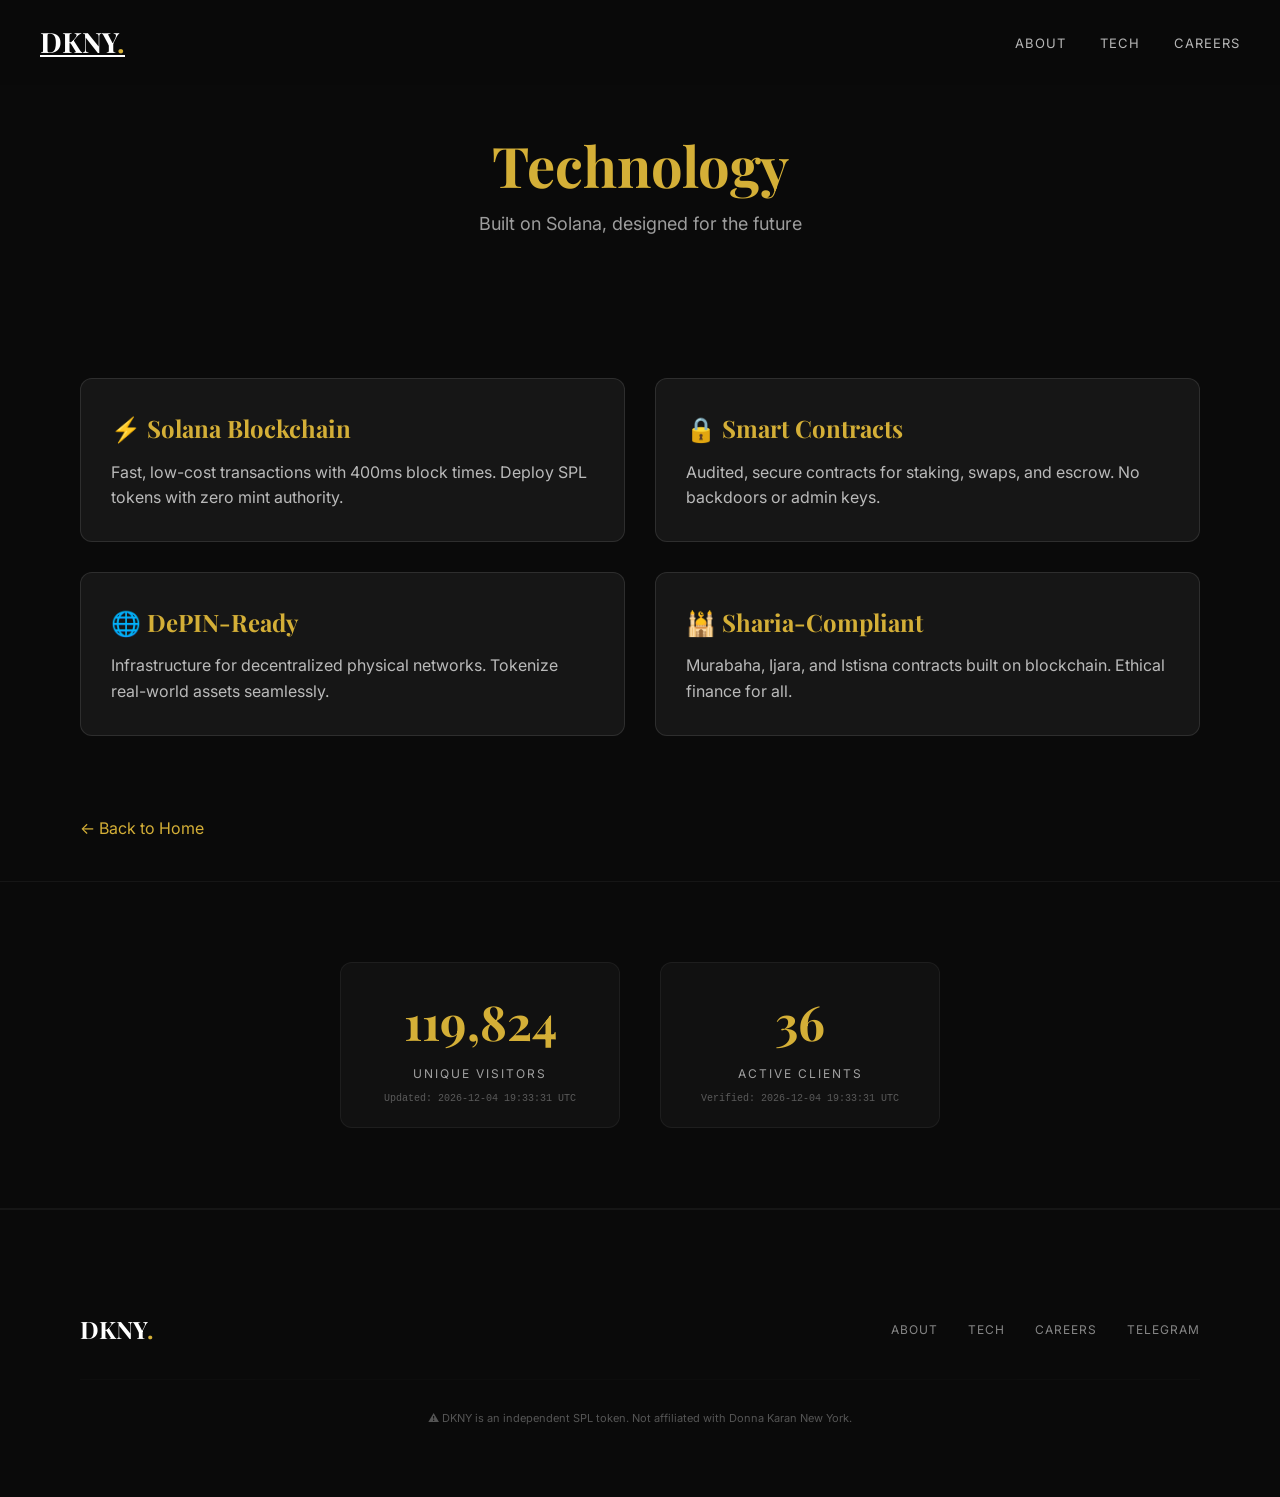
<file: technology.html>
<!DOCTYPE html>
<html lang="en">
<head>
    <meta charset="UTF-8">
    <meta name="viewport" content="width=device-width, initial-scale=1.0">
    <title>DKNY — Technology</title>
    <link href="https://fonts.googleapis.com/css2?family=Playfair+Display:wght@400;700&family=Inter:wght@300;400;600&display=swap" rel="stylesheet">
    <style>
        * { margin: 0; padding: 0; box-sizing: border-box; }
        body { font-family: 'Inter', sans-serif; background: #0A0A0A; color: #FFFFFF; line-height: 1.6; }
        .container { max-width: 1200px; margin: 0 auto; padding: 40px; }
        .header { position: fixed; top: 0; left: 0; width: 100%; padding: 20px 40px; display: flex; justify-content: space-between; align-items: center; z-index: 1000; background: rgba(10, 10, 10, 0.95); backdrop-filter: blur(10px); }
        .logo { font-family: 'Playfair Display', serif; font-size: 28px; font-weight: 700; color: #FFFFFF; }
        .logo span { color: #D4AF37; }
        .nav a { font-size: 13px; letter-spacing: 1px; text-transform: uppercase; margin-left: 30px; opacity: 0.7; color: #FFFFFF; text-decoration: none; transition: opacity 0.3s; }
        .nav a:hover { opacity: 1; }
        .page-hero { padding: 120px 0 60px; text-align: center; background: #0A0A0A; }
        .page-title { font-family: 'Playfair Display', serif; font-size: 56px; }
        .page-title span { color: #D4AF37; }
        .tech-grid { display: grid; grid-template-columns: repeat(2, 1fr); gap: 30px; margin: 40px 0; }
        .tech-card { background: rgba(255,255,255,0.05); padding: 30px; border-radius: 12px; border: 1px solid rgba(255,255,255,0.1); transition: all 0.3s ease; }
        .tech-card:hover { border-color: #D4AF37; background: rgba(212,175,55,0.05); }
        .tech-card h3 { font-family: 'Playfair Display', serif; font-size: 24px; margin-bottom: 12px; color: #D4AF37; }
        .tech-card p { opacity: 0.7; font-size: 16px; }
        .back-link { display: inline-block; margin-top: 40px; color: #D4AF37; text-decoration: none; }
        .back-link:hover { text-decoration: underline; }
        .footer { padding: 60px 0 30px; background: #0A0A0A; border-top: 1px solid rgba(255,255,255,0.05); }
        .footer-content { display: flex; justify-content: space-between; align-items: center; flex-wrap: wrap; gap: 30px; }
        .footer-brand { font-family: 'Playfair Display', serif; font-size: 24px; font-weight: 700; }
        .footer-brand span { color: #D4AF37; }
        .footer-links { display: flex; gap: 30px; }
        .footer-links a { font-size: 12px; text-transform: uppercase; letter-spacing: 1px; opacity: 0.5; color: #FFFFFF; text-decoration: none; transition: opacity 0.3s; }
        .footer-links a:hover { opacity: 1; }
        .footer-disclaimer { width: 100%; font-size: 11px; opacity: 0.3; text-align: center; margin-top: 30px; padding-top: 30px; border-top: 1px solid rgba(255,255,255,0.05); }
        .counter-section { padding: 40px 0; background: #0A0A0A; border-top: 1px solid rgba(255,255,255,0.05); border-bottom: 1px solid rgba(255,255,255,0.05); }
        .counter-grid { display: grid; grid-template-columns: 1fr 1fr; gap: 40px; max-width: 600px; margin: 0 auto; text-align: center; }
        .counter-item { padding: 20px; background: rgba(255,255,255,0.03); border-radius: 12px; border: 1px solid rgba(255,255,255,0.05); }
        .counter-number { font-family: 'Playfair Display', serif; font-size: 48px; font-weight: 700; color: #D4AF37; }
        .counter-label { font-size: 12px; text-transform: uppercase; letter-spacing: 2px; opacity: 0.6; margin-top: 4px; }
        .counter-timestamp { font-size: 10px; opacity: 0.3; margin-top: 8px; font-family: 'Courier New', monospace; }
        @media (max-width: 768px) {
            .container { padding: 20px; }
            .page-title { font-size: 36px; }
            .tech-grid { grid-template-columns: 1fr; }
            .counter-grid { grid-template-columns: 1fr; gap: 20px; }
            .nav a { margin-left: 16px; font-size: 11px; }
        }
    </style>
</head>
<body>
    <header class="header">
        <a href="index.html" class="logo">DKNY<span>.</span></a>
        <nav class="nav">
            <a href="about.html">About</a>
            <a href="technology.html">Tech</a>
            <a href="careers.html">Careers</a>
        </nav>
    </header>

    <div class="page-hero">
        <h1 class="page-title"><span>Technology</span></h1>
        <p style="opacity:0.6;font-size:18px;">Built on Solana, designed for the future</p>
    </div>

    <div class="container">
        <div class="tech-grid">
            <div class="tech-card">
                <h3>⚡ Solana Blockchain</h3>
                <p>Fast, low-cost transactions with 400ms block times. Deploy SPL tokens with zero mint authority.</p>
            </div>
            <div class="tech-card">
                <h3>🔒 Smart Contracts</h3>
                <p>Audited, secure contracts for staking, swaps, and escrow. No backdoors or admin keys.</p>
            </div>
            <div class="tech-card">
                <h3>🌐 DePIN-Ready</h3>
                <p>Infrastructure for decentralized physical networks. Tokenize real-world assets seamlessly.</p>
            </div>
            <div class="tech-card">
                <h3>🕌 Sharia-Compliant</h3>
                <p>Murabaha, Ijara, and Istisna contracts built on blockchain. Ethical finance for all.</p>
            </div>
        </div>
        <a href="index.html" class="back-link">← Back to Home</a>
    </div>

    <!-- COUNTER SECTION -->
    <section class="counter-section">
        <div class="container">
            <div class="counter-grid">
                <div class="counter-item">
                    <div class="counter-number counter-visitors">119,800</div>
                    <div class="counter-label">Unique Visitors</div>
                    <div class="counter-timestamp counter-visitor-time">Since 2026</div>
                </div>
                <div class="counter-item">
                    <div class="counter-number counter-clients">36</div>
                    <div class="counter-label">Active Clients</div>
                    <div class="counter-timestamp counter-client-time">Verified on-chain</div>
                </div>
            </div>
        </div>
    </section>

    <footer class="footer">
        <div class="container">
            <div class="footer-content">
                <div class="footer-brand">DKNY<span>.</span></div>
                <div class="footer-links">
                    <a href="about.html">About</a>
                    <a href="technology.html">Tech</a>
                    <a href="careers.html">Careers</a>
                    <a href="https://t.me/dkny_token" target="_blank">Telegram</a>
                </div>
            </div>
            <div class="footer-disclaimer">
                ⚠️ DKNY is an independent SPL token. Not affiliated with Donna Karan New York.
            </div>
        </div>
    </footer>

    <script src="counter.js"></script>
</body>
</html>
</file>
